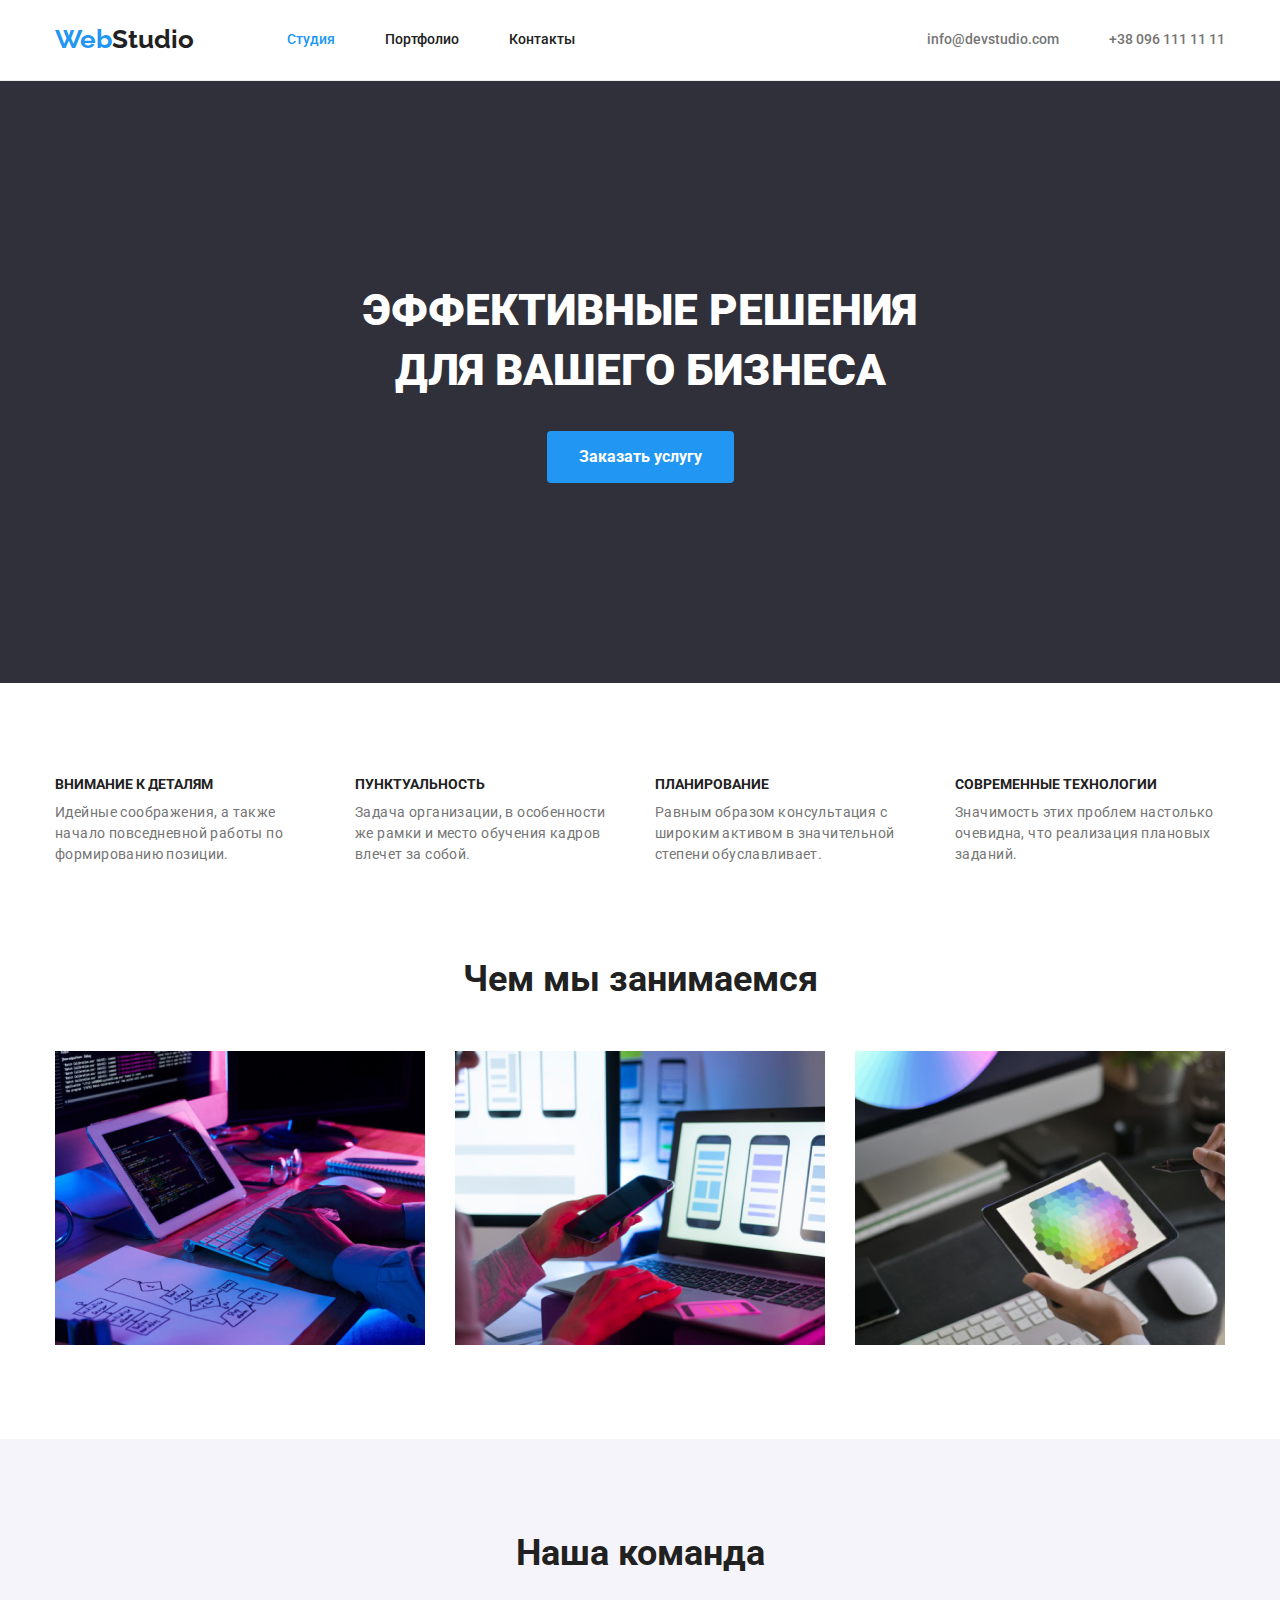
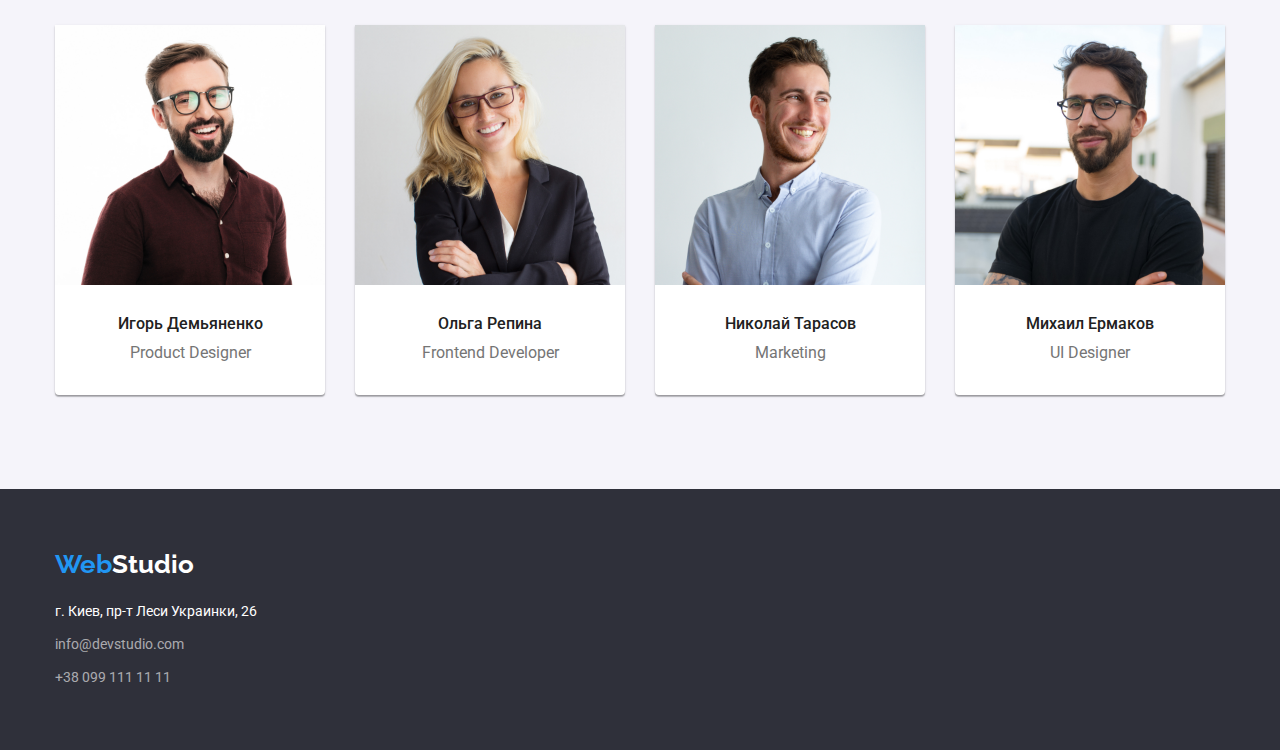
<file: index.html>
<!DOCTYPE html>
<html lang="ru">
  <head>
    <meta charset="UTF-8" />
    <meta http-equiv="X-UA-Compatible" content="IE=edge" />
    <meta name="viewport" content="width=device-width, initial-scale=1.0" />
    <title>Document</title>
    <link
      href="https://fonts.googleapis.com/css2?family=Raleway:wght@700&family=Roboto:wght@400;500;700;900&display=swap"
      rel="stylesheet"
    />
    <link
      rel="stylesheet"
      href="https://cdnjs.cloudflare.com/ajax/libs/modern-normalize/1.1.0/modern-normalize.min.css"
    />
    <link rel="stylesheet" href="./css/styles.css" />
  </head>
  <body>
    <!-- Шапка-->

    <header class="header">
      <div class="container main-nav">
        <nav class="header-nav">
          <a href="" class="logo-web"
            >Web<span class="logo-studio">Studio</span>
          </a>
          <ul class="main-menu list">
            <li class="item">
              <a href="./index.html" class="main-menu-item current">Студия</a>
            </li>
            <li class="item">
              <a href="./portfolio.html" class="main-menu-item">Портфолио</a>
            </li>
            <li class="item"><a href="" class="main-menu-item">Контакты</a></li>
          </ul>
        </nav>
        <ul class="menu-contacts list">
          <li class="item">
            <a href="info@devstudio.com" class="menu-contacts"
              >info@devstudio.com</a
            >
          </li>
          <li class="item">
            <a href="tel:+380961111111" class="menu-contacts"
              >+38 096 111 11 11</a
            >
          </li>
        </ul>
      </div>
    </header>

    <!--Герой-->
    <main>
      <section class="section hero">
        <div class="container">
          <h1 class="hero-title">
            Эффективные решения <br />
            для вашего бизнеса
          </h1>
          <button class="hero-button">Заказать услугу</button>
        </div>
      </section>

      <!--Особенности-->
      <section class="section about-as">
        <div class="container">
          <ul class="about-as list">
            <li class="about-as-sublist">
              <h3 class="section-title">Внимание к деталям</h3>
              <p class="section-text">
                Идейные соображения, а также начало повседневной работы по
                формированию позиции.
              </p>
            </li>
            <li class="about-as-sublist">
              <h3 class="section-title">Пунктуальность</h3>
              <p class="section-text">
                Задача организации, в особенности же рамки и место обучения
                кадров влечет за собой.
              </p>
            </li>
            <li class="about-as-sublist">
              <h3 class="section-title">Планирование</h3>
              <p class="section-text">
                Равным образом консультация с широким активом в значительной
                степени обуславливает.
              </p>
            </li>
            <li class="about-as-sublist">
              <h3 class="section-title">Современные технологии</h3>
              <p class="section-text">
                Значимость этих проблем настолько очевидна, что реализация
                плановых заданий.
              </p>
            </li>
          </ul>
        </div>
      </section>
      <!--Вид деятельности-->
      <section class="section activity">
        <div class="container activiti">
          <h2 class="our-activity">Чем мы занимаемся</h2>
          <ul class="activity list">
            <li class="activity-sublist">
              <img
                src="./images/box1.jpg"
                alt="работа за компьютером"
                width="370"
              />
            </li>
            <li class="activity-sublist">
              <img
                src="./images/box2.jpg"
                alt="работа за ноутбуком"
                width="370"
              />
            </li>
            <li class="activity-sublist">
              <img
                src="./images/box3.jpg"
                alt="работа за планшетом"
                width="370"
              />
            </li>
          </ul>
        </div>
      </section>
      <!--Наши сотрудники-->
      <section class="section team">
        <div class="container team">
          <h2 class="our-team">Наша команда</h2>
          <ul class="employees list">
            <li class="team-sublist">
              <img src="./images/img.jpg" alt="Игорь Демьяненко" width="270" />
              <div class="name-team">
                <h3 class="name">Игорь Демьяненко</h3>
                <p lang="eu" class="profession">Product Designer</p>
              </div>
            </li>
            <li class="team-sublist">
              <img src="./images/img(1).jpg" alt="Ольга Репина" width="270" />
              <div class="name-team">
                <h3 class="name">Ольга Репина</h3>
                <p lang="eu" class="profession">Frontend Developer</p>
              </div>
            </li>
            <li class="team-sublist">
              <img
                src="./images/img(2).jpg"
                alt="Николай Тарасов"
                width="270"
              />
              <div class="name-team">
                <h3 class="name">Николай Тарасов</h3>
                <p lang="eu" class="profession">Marketing</p>
              </div>
            </li>
            <li class="team-sublist">
              <img src="./images/img(3).jpg" alt="Михаил Ермаков" width="270" />
              <div class="name-team">
                <h3 class="name">Михаил Ермаков</h3>
                <p lang="eu" class="profession">UI Designer</p>
              </div>
            </li>
          </ul>
        </div>
      </section>
    </main>

    <!--Футер-->
    <footer class="footer">
      <div class="footer-address container">
        <a href="" class="logo-web"
          >Web<span class="logo-studio-footer">Studio</span></a
        >
        <address class="address">
          г. Киев, пр-т Леси Украинки, 26
          <a href="info@devstudio.com" class="menu-contacts-footer"
            >info@devstudio.com</a
          >
          <a href="tel:+380991111111" class="menu-contacts-footer"
            >+38 099 111 11 11</a
          >
        </address>
      </div>
    </footer>
  </body>
</html>
</file>
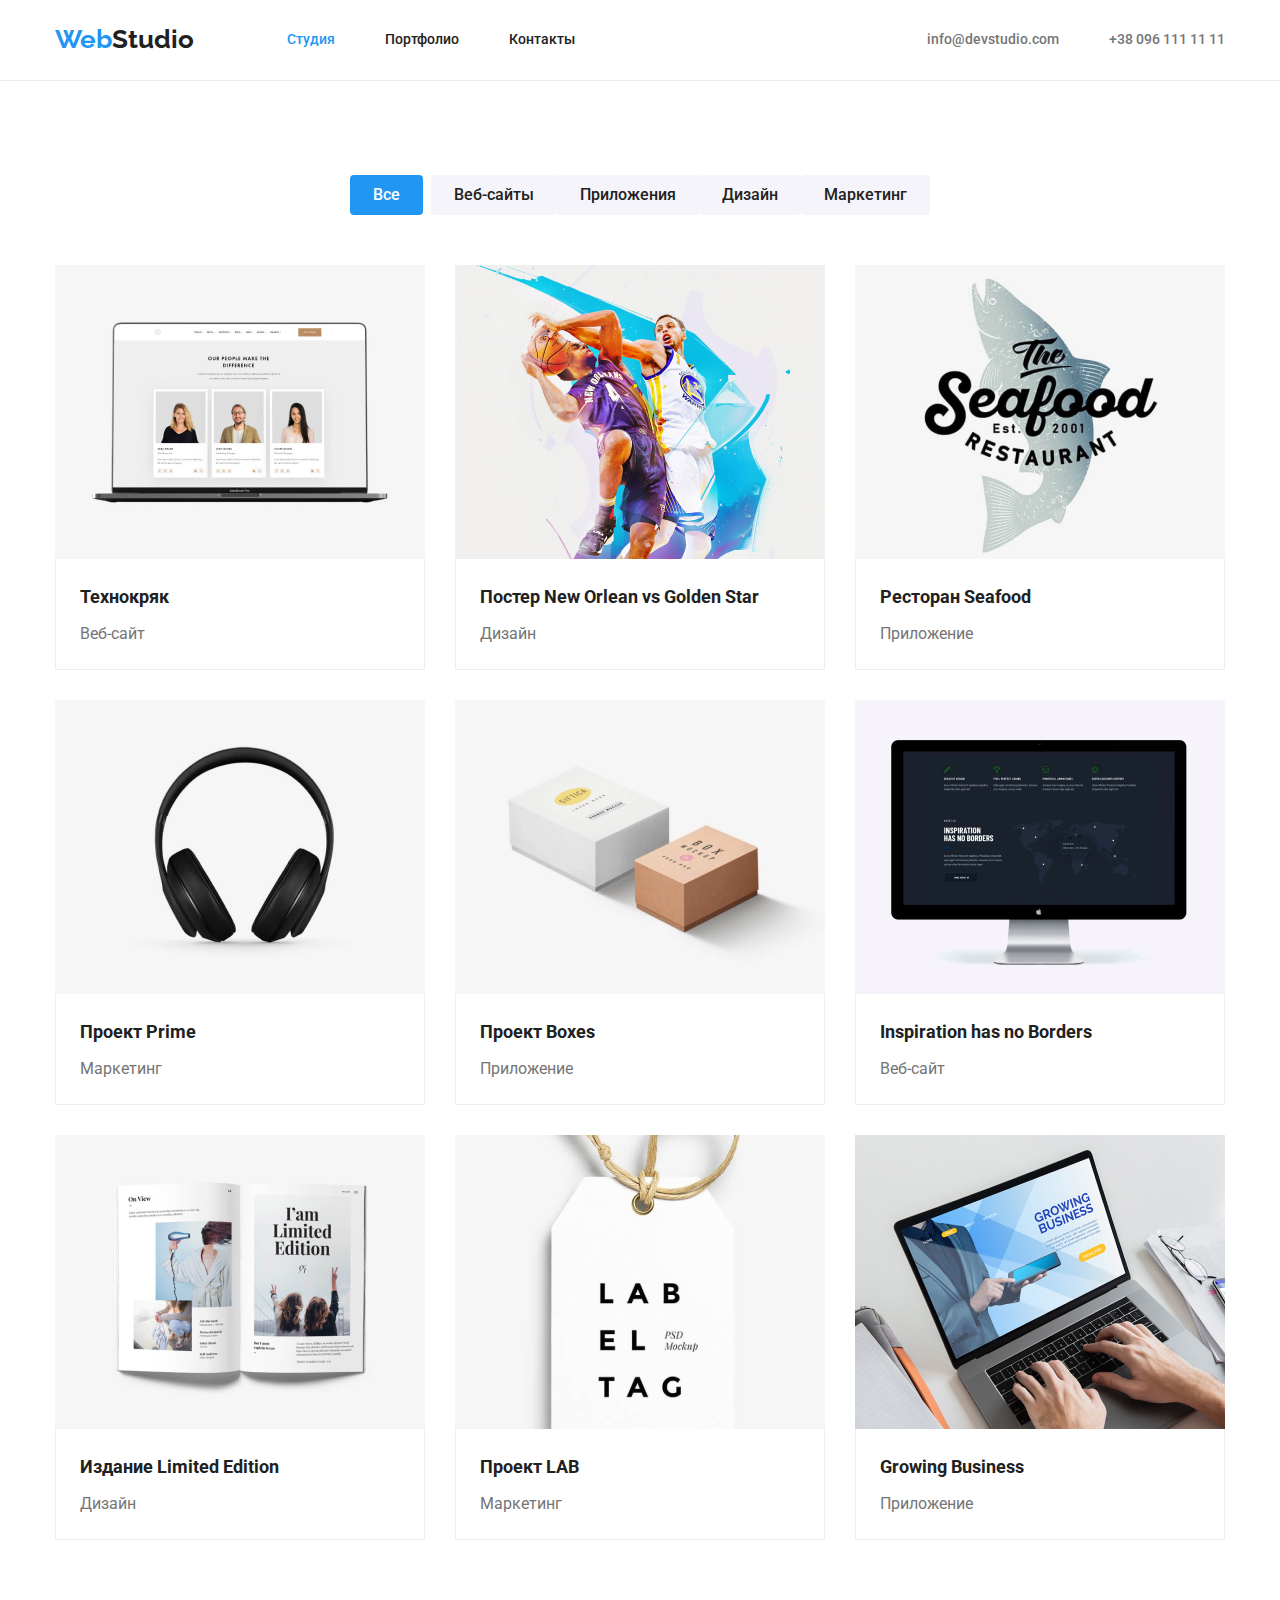
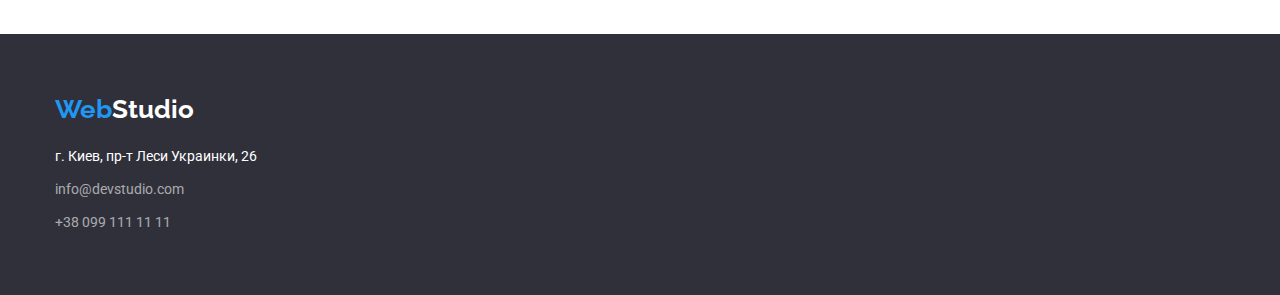
<file: portfolio.html>
<!DOCTYPE html>
<html lang="ru">
  <head>
    <meta charset="UTF-8" />
    <meta http-equiv="X-UA-Compatible" content="IE=edge" />
    <meta name="viewport" content="width=device-width, initial-scale=1.0" />
    <title>Document</title>
    <link
      href="https://fonts.googleapis.com/css2?family=Raleway:wght@700&family=Roboto:wght@400;500;700;900&display=swap"
      rel="stylesheet"
    />
    <link
      rel="stylesheet"
      href="https://cdnjs.cloudflare.com/ajax/libs/modern-normalize/1.1.0/modern-normalize.min.css"
    />
    <link rel="stylesheet" href="./css/styles.css" />
  </head>
  <body>
    <!-- Шапка-->
    <header class="header">
      <div class="container main-nav">
        <nav class="header-nav">
          <a href="" class="logo-web"
            >Web<span class="logo-studio">Studio</span>
          </a>
          <ul class="main-menu list">
            <li class="item">
              <a href="./index.html" class="main-menu-item current">Студия</a>
            </li>
            <li class="item">
              <a href="./portfolio.html" class="main-menu-item">Портфолио</a>
            </li>
            <li class="item"><a href="" class="main-menu-item">Контакты</a></li>
          </ul>
        </nav>

        <ul class="menu-contacts list">
          <li class="item">
            <a href="info@devstudio.com" class="menu-contacts"
              >info@devstudio.com</a
            >
          </li>
          <li class="item">
            <a href="tel:+380961111111" class="menu-contacts"
              >+38 096 111 11 11</a
            >
          </li>
        </ul>
      </div>
    </header>
    <!--Наши услуги-->
    <main class="portfolio">
      <section class="portfolio section">
        <div class="container portfolio-section">
        <ul class="filters list">
          <li class="filters-sublist">
            <button type="button" class="portfolio-button carrent">Все</button>
          </li>
          <li class="filtres-sublist">
            <button type="button" class="portfolio-button">Веб-сайты</button>
          </li>
          <li class="filtres-sublist">
            <button type="button" class="portfolio-button">Приложения</button>
          </li>
          <li class="filtres-sublist">
            <button type="button" class="portfolio-button">Дизайн</button>
          </li>
          <li class="filtres-sublist">
            <button type="button" class="portfolio-button">Маркетинг</button>
          </li>
        </ul>
          <ul class="project list">
            <li class="project-sublist">
              <a href="" class="project-sublist-link">
                <img src="./images/img(4).jpg" alt="Технокряк" width="370" />
                <div class="project-name">
                  <h3 class="portfolio-title">Технокряк</h3>
                  <p class="portfolio-text">Веб-сайт</p>
                </div>
              </a>
            </li>
            <li class="project-sublist">
              <a href="" class="project-sublist-link">
                <img
                  src="./images/img(5).jpg"
                  alt="Постер New Orlean vs Golden Star"
                  width="370"
                />
                <div class="project-name">
                  <h3 class="portfolio-title">
                    Постер New Orlean vs Golden Star
                  </h3>
                  <p class="portfolio-text">Дизайн</p>
                </div>
              </a>
            </li>
            <li class="project-sublist">
              <a href="" class="project-sublist-link">
                <img
                  src="./images/img(6).jpg"
                  alt="Ресторан Seafood"
                  width="370"
                />
                <div class="project-name">
                  <h3 class="portfolio-title">Ресторан Seafood</h3>
                  <p class="portfolio-text">Приложение</p>
                </div>
              </a>
            </li>
            <li class="project-sublist">
              <a href="" class="project-sublist-link">
                <img src="./images/img(7).jpg" alt="Проект Prime" width="370" />
                <div class="project-name">
                  <h3 class="portfolio-title">Проект Prime</h3>
                  <p class="portfolio-text">Маркетинг</p>
                </div>
              </a>
            </li>
            <li class="project-sublist">
              <a href="" class="project-sublist-link">
                <img src="./images/img(8).jpg" alt="Проект Boxes" width="370" />
                <div class="project-name">
                  <h3 class="portfolio-title">Проект Boxes</h3>
                  <p class="portfolio-text">Приложение</p>
                </div>
              </a>
            </li>
            <li class="project-sublist">
              <a href="" class="project-sublist-link">
                <img
                  src="./images/img(9).jpg"
                  alt="Inspiration has no Borders"
                  width="370"
                />
                <div class="project-name">
                  <h3 class="portfolio-title" lang="eu">
                    Inspiration has no Borders
                  </h3>
                  <p class="portfolio-text">Веб-сайт</p>
                </div>
              </a>
            </li>
            <li class="project-sublist">
              <a href="" class="project-sublist-link">
                <img
                  src="./images/img(10).jpg"
                  alt="Издание Limited Edition"
                  width="370"
                />
                <div class="project-name">
                  <h3 class="portfolio-title">Издание Limited Edition</h3>
                  <p class="portfolio-text">Дизайн</p>
                </div>
              </a>
            </li>
            <li class="project-sublist">
              <a href="" class="project-sublist-link">
                <img src="./images/img(11).jpg" alt="Проект LAB" width="370" />
                <div class="project-name">
                  <h3 class="portfolio-title">Проект LAB</h3>
                  <p class="portfolio-text">Маркетинг</p>
                </div>
              </a>
            </li>
            <li class="project-sublist">
              <a href="" class="project-sublist-link">
                <img
                  src="./images/img(12).jpg"
                  alt="Growing Business"
                  width="370"
                />
                <div class="project-name">
                  <h3 class="portfolio-title" lang="eu">Growing Business</h3>
                  <p class="portfolio-text">Приложение</p>
                </div>
              </a>
            </li>
          </ul>
        </div>
      </section>
    </main>
    <!--Футер-->
    <footer class="footer">
      <div class="footer-address container">
        <a href="" class="logo-web"
          >Web<span class="logo-studio-footer">Studio</span></a
        >
        <address class="address">
          г. Киев, пр-т Леси Украинки, 26
          <a href="info@devstudio.com" class="menu-contacts-footer"
            >info@devstudio.com</a
          >
          <a href="tel:+380991111111" class="menu-contacts-footer"
            >+38 099 111 11 11</a
          >
        </address>
      </div>
    </footer>
  </body>
</html>
</file>
<file: css/styles.css>
:root {
  --primary-text-color: #212121;
  --title-text-color: #757575;
  --accent-color: #2196f3;
  --white-color: #ffffff;
  --dark-background: #2f303a;
  --light-background: #f5f4fa;
  --hero-button-background: #0560aa;
  --footer-address-color: rgba(255, 255, 255, 0.6);
  --border-color: #eeeeee;
}

body {
  font-family: "Roboto", sans-serif;
  background-color: var(--white-color);
  color: var(--primary-text-color);
}
ul {
  list-style: none;
}
.container {
  margin-left: auto;
  margin-right: auto;
  width: 1200px;
  padding-left: 15px;
  padding-right: 15px;
}
.section {
  padding-top: 94px;
  padding-bottom: 94px;
}
.list {
  margin: 0;
  padding: 0;
  list-style: 0;
}
img {
  display: block;
}

/* Шапка */
.header {
  background-color: var(--white-color);
  border-bottom: 1px solid #ececec;
}

.header-nav {
  display: flex;
  align-items: center;
}
.main-menu {
  display: flex;
  margin-left: 93px;
}

.main-menu .item:not(:last-child) {
  margin-right: 50px;
}

.main-nav {
  display: flex;
  align-items: center;
}
.main-menu-item {
  padding-top: 32px;
  padding-bottom: 32px;
  display: block;
}

/* Футер */
.logo-web {
  font-family: Raleway;
  color: var(--accent-color);
  font-family: Raleway;
  font-weight: bold;
  font-size: 26px;
  line-height: 1.2;
  text-decoration: none;
}

.logo-studio {
  color: var(--primary-text-color);
}

.main-menu-item {
  color: var(--primary-text-color);
  font-weight: 500;
  font-size: 14px;
  line-height: 1.14;
  text-decoration: none;
}
.main-menu-item:hover,
.main-menu-item:focus {
  color: var(--accent-color);
}

.main-menu-item.current {
  color: var(--accent-color);
}

.menu-contacts {
  display: flex;
}
.menu-contacts {
  margin-left: auto;
}
.menu-contacts .item + .item {
  margin-left: 50px;
}

.menu-contacts {
  font-weight: 500;
  font-size: 14px;
  line-height: 1.14;
  color: var(--title-text-color);
  text-decoration: none;
}

.menu-contacts:focus,
.menu-contacts:hover {
  color: var(--accent-color);
}

/* Герой */
.hero {
  background: var(--dark-background);
  text-align: center;
  padding-top: 200px;
  padding-bottom: 200px;
}

.hero-title {
  margin: 0;

  font-weight: 900;
  font-size: 44px;
  line-height: 1.36;
  text-align: center;
  color: var(--white-color);
  text-transform: uppercase;
}

.hero-button {
  color: var(--white-color);
  border-radius: 4px;
  font-size: 16px;
  line-height: 1.87;
  background: var(--accent-color);
  font-weight: bold;
  cursor: pointer;
  padding: 10px 31px;
  margin-top: 30px;
  border: 1px solid transparent;
}

.hero-button:hover,
.hero-button:focus {
  background-color: var(--hero-button-background);
}

/* Особенности */
.about-as {
  display: flex;
}
.about-as-sublist:not(:last-child) {
  margin-right: 30px;
}

.about-as-sublist {
  width: 270px;
}

.section-title {
  font-weight: 700;
  color: var(--primary-text-color);
  font-weight: bold;
  font-size: 14px;
  line-height: 1.14;
  margin-top: 0;
  margin-bottom: 10px;
  text-transform: uppercase;
}

.section-text {
  font-weight: 400;
  font-size: 14px;
  line-height: 1.5;
  color: var(--title-text-color);
  margin: 0;
  letter-spacing: 0.03em;
}
/* Вид деятельности */

.activity {
  display: flex;
  padding: 0px;
}

.activity-sublist:not(:last-child) {
  margin-right: 30px;
}

.section.activity {
  padding-bottom: 94px;
}

.our-activity {
  text-align: center;
  font-weight: bold;
  font-size: 36px;
  line-height: 1.16;
  color: var(--primary-text-color);
  margin-top: 0px;
  margin-bottom: 50px;
}

/* Наши сотрудники */
.team {
  background: var(--light-background);
}
.employees {
  display: flex;
}

.team-sublist:not(:last-child) {
  margin-right: 30px;
}
.team-sublist {
  background-color: var(--white-color);
  box-shadow: 0px 1px 3px rgba(0, 0, 0, 0.12), 0px 1px 1px rgba(0, 0, 0, 0.14),
    0px 2px 1px rgba(0, 0, 0, 0.2);
  border-radius: 0px 0px 4px 4px;
  height: 370px;
}

.our-team {
  text-align: center;
  font-weight: bold;
  font-size: 36px;
  line-height: 1.16;
  color: var(--primary-text-color);
  margin: 0px;
  margin-bottom: 50px;
}
.name-team {
  padding: 30px 32px 30px 32px;
}
.name {
  text-align: center;
  font-style: normal;
  font-weight: 500;
  font-size: 16px;
  line-height: 1.18;
  color: var(--primary-text-color);
  margin: 0px;
}

.profession {
  text-align: center;
  font-size: 16px;
  line-height: 1.18;
  color: var(--title-text-color);
  margin: 10px 0px 0px 0px;
}

/* Футер */

.footer {
  background: var(--dark-background);
  padding-bottom: 60px;
  padding-top: 60px;
}

.logo-studio-footer {
  color: var(--white-color);
}

.address {
  font-weight: normal;
  font-size: 14px;
  line-height: 1.71;
  color: var(--white-color);
  font-style: normal;
  margin-top: 20px;
}

.menu-contacts-footer {
  color: var(--footer-address-color);
  text-decoration: none;
  display: block;
}
.menu-contacts-footer:not(:last-child) {
  margin: 9px 0px;
}

.menu-contacts-footer:hover,
.menu-contacts-footer:focus {
  color: var(--accent-color);
}

/* Портфолио страница */

.filters {
  display: flex;
  justify-content: center;
  margin-bottom: 50px;
}

.filters-sublist:not(:last-child) {
  margin-right: 8px;
}

.project {
  display: flex;
  flex-wrap: wrap;
}

.project .list {
  margin-right: 0px;
}

.project-sublist {
  margin-right: 30px;
  background: var(--white-color);
  margin-bottom: 30px;
}
.project-name {
  padding: 20px 24px;
  border-right: 1px solid var(--border-color);
  border-bottom: 1px solid var(--border-color);
  border-left: 1px solid var(--border-color);
}

.project-sublist:nth-child(3n) {
  margin-right: 0px;
}

.project-sublist:nth-last-child(-n + 3) {
  margin-bottom: 0px;
}

.filters-sublist {
  background: var(--white-color);
}

.portfolio-button:hover,
.portfolio-button:focus {
  color: var(--white-color);
  background-color: var(--accent-color);
  cursor: pointer;
}

.portfolio-button {
  color: var(--primary-text-color);
  font-weight: 500;
  font-size: 16px;
  line-height: 1.62;
  border: 1px solid transparent;
  border-radius: 4px;
  background-color: var(--light-background);
  padding: 6px 22px;
}
.portfolio-button.carrent {
  color: var(--white-color);
  background-color: var(--accent-color);
}
.project-sublist-link {
  text-decoration: none;
}
/* Наши услуги */

.portfolio-title {
  font-weight: bold;
  font-size: 18px;
  line-height: 36px;
  color: var(--primary-text-color);
  margin-top: auto;
  margin-bottom: 4px;
  padding-top: 0px;
}

.portfolio-text {
  font-size: 16px;
  line-height: 30px;
  color: var(--title-text-color);
  margin: 0px;
}
</file>
